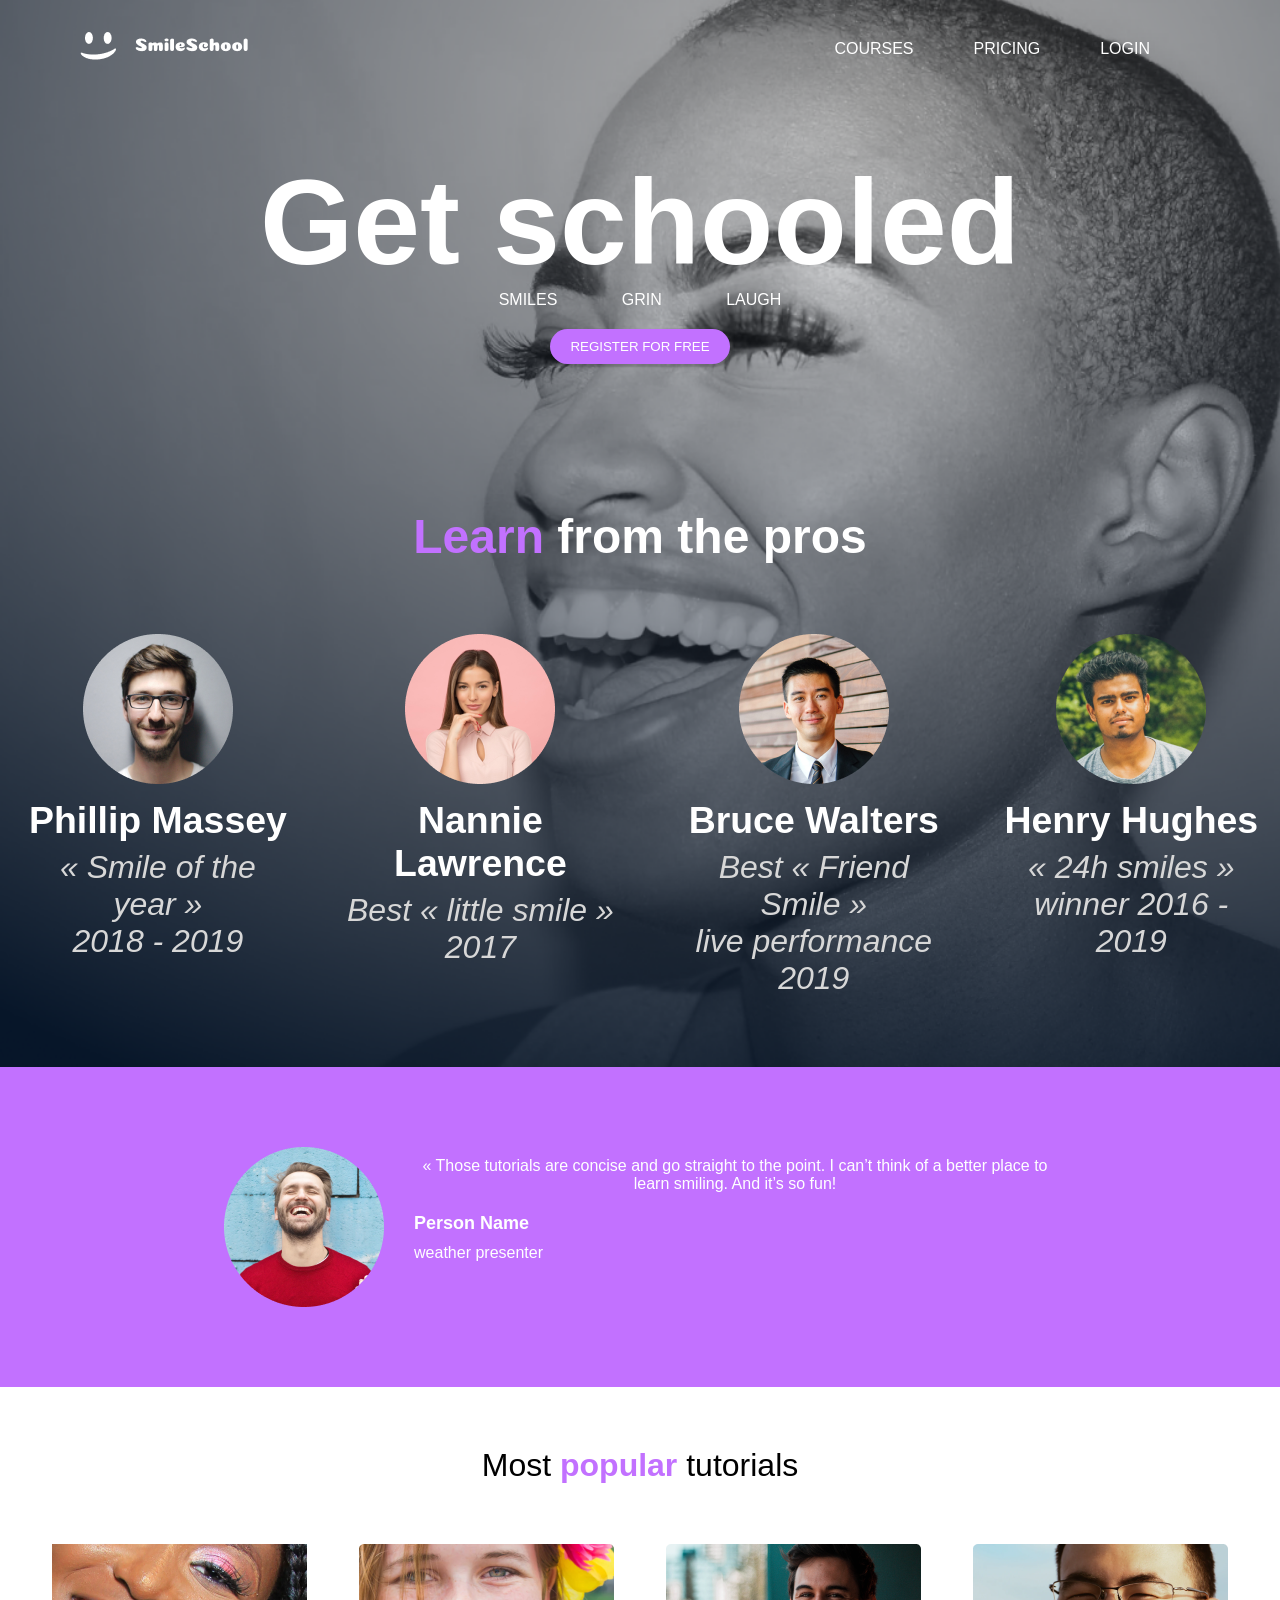
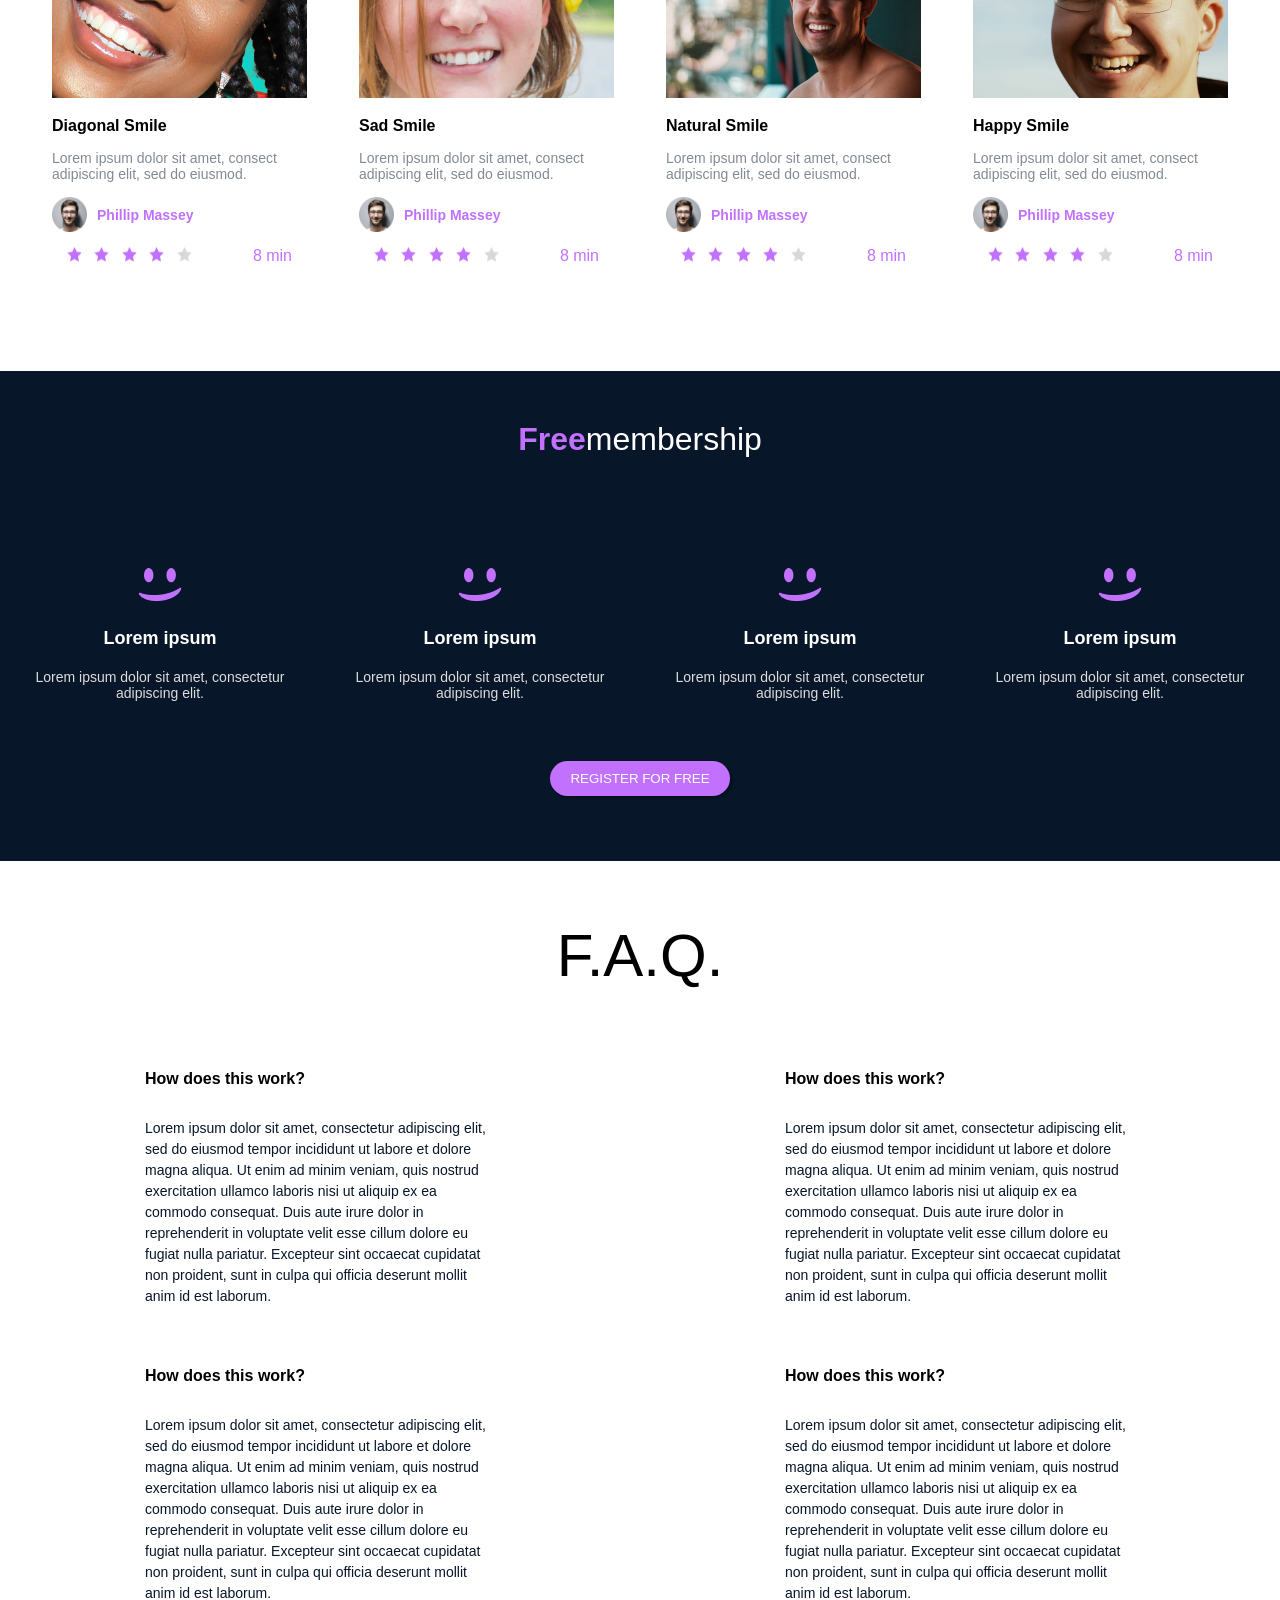
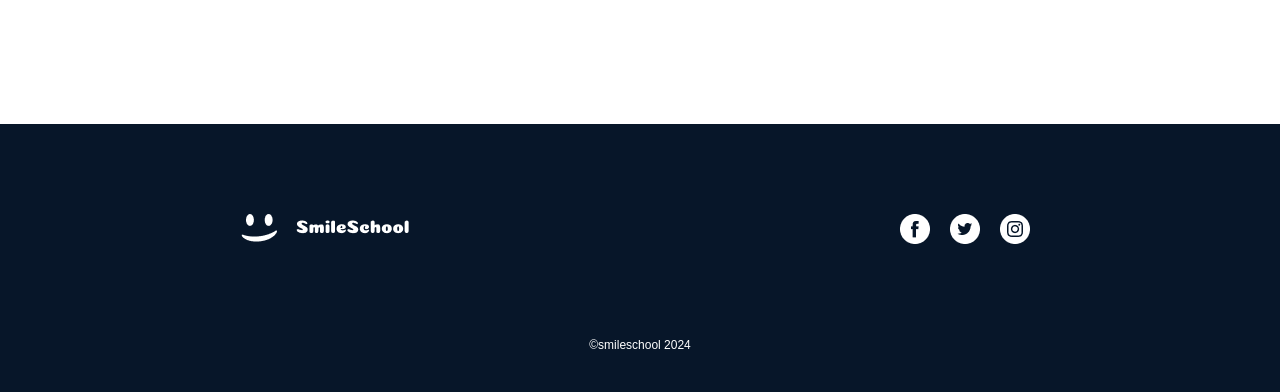
<file: css_advanced/index.html>
<!DOCTYPE html>
<html lang="en">
    <head>
        <meta charset="UTF-8" />
        <meta name="viewport" content="width=device-width, initial-scale=1.0" />
        <title>Document</title>
        <link rel="stylesheet" href="styles.css" />
    </head>
    <body>
        <header>
            <div>
                <a href="#"><img src="./images/logo.png" alt="" /></a>
                <div>
                    <a href="#">Courses</a>
                    <a href="#">Pricing</a>
                    <a href="#">Login</a>
                </div>
            </div>
        </header>

        <main>
            <section>
                <!-- Class "intro-section" for the first main section -->
                <div class="intro-section">
                    <h1>Get schooled</h1>
                    <p class="sub-title">Smiles Grin Laugh</p>
                    <button>Register for free</button>
                </div>
            
                <!-- Class "learning-section" for the second main section -->
                <div class="learning-section">
                    <h2><span>Learn</span> from the pros</h2>
                
            
                    <!-- Class "profile-container" for the container holding profiles -->
                    <div class="profile-container">
                        
                        <div class="profile">
                            <img src="./images/1.png" alt="Phillip Massey" />
                            <h3>Phillip Massey</h3>
                            <p>
                                « Smile of the year » <br />
                                2018 - 2019
                            </p>
                        </div>
            
                        <div class="profile">
                            <img src="./images/2.png" alt="Nannie Lawrence" />
                            <h3>Nannie Lawrence</h3>
                            <p>
                                Best « little smile » <br />
                                2017
                            </p>
                        </div>
            
                        <div class="profile">
                            <img src="./images/3.png" alt="Bruce Walters" />
                            <h3>Bruce Walters</h3>
                            <p>
                                Best « Friend Smile » <br />
                                live performance 2019
                            </p>
                        </div>
            
                        <div class="profile">
                            <img src="./images/4.png" alt="Henry Hughes" />
                            <h3>Henry Hughes</h3>
                            <p>
                                « 24h smiles » <br />
                                winner 2016 - 2019
                            </p>
                        </div>
                    </div>
                </div>
            </section>
            

            <section class="testimonial-section">
                <div class="testimonial-container">
                    <img src="./images/5.png" alt="Image" class="testimonial-image" />
                    <div class="testimonial-content">
                        <blockquote>
                            « Those tutorials are concise and go straight to the point. I can’t think of a better place to learn smiling. And it’s so fun!
                        </blockquote>
                        <p class="author">Person Name</p>
                        <p class="role">weather presenter</p>
                    </div>
                </div>
            </section>
            
            <section class="tutorial-section">
                <h1 class="section-title">Most <span class="highlight">popular</span> tutorials</h1>
            
                <div class="video-collection">
                    <!-- Video block -->
                    <div class="video-item">
                        <img src="./images/6.png" alt="Diagonal Smile" class="video-thumbnail" />
                        <h2 class="video-title">Diagonal Smile</h2>
                        <p class="video-description">
                            Lorem ipsum dolor sit amet, consect adipiscing elit, sed do eiusmod.
                        </p>
                        <!-- Block for Author -->
                        <div class="video-author">
                            <img src="./images/1.png" alt="Phillip Massey" class="author-image" />
                            <h3 class="author-name">Phillip Massey</h3>
                        </div>
                        <!-- Block for rating -->
                        <div class="video-rating">
                            <div class="stars">
                                <img src="./images/star.png" alt="Star" />
                                <img src="./images/star.png" alt="Star" />
                                <img src="./images/star.png" alt="Star" />
                                <img src="./images/star.png" alt="Star" />
                                <img src="./images/blank_star.png" alt="Star" />
                            </div>
                            <p class="duration">8 min</p>
                        </div>
                    </div>
            
                    
                    <!-- Video block -->
                    <div class="video-item">
                        <img src="./images/7.png" alt="Sad Smile" class="video-thumbnail" />
                        <h2 class="video-title">Sad Smile</h2>
                        <p class="video-description">
                            Lorem ipsum dolor sit amet, consect adipiscing elit, sed do eiusmod.
                        </p>
                        <!-- Block for Author -->
                        <div class="video-author">
                            <img src="./images/1.png" alt="Phillip Massey" class="author-image" />
                            <h3 class="author-name">Phillip Massey</h3>
                        </div>
                        <!-- Block for rating -->
                        <div class="video-rating">
                            <div class="stars">
                                <img src="./images/star.png" alt="Star" />
                                <img src="./images/star.png" alt="Star" />
                                <img src="./images/star.png" alt="Star" />
                                <img src="./images/star.png" alt="Star" />
                                <img src="./images/blank_star.png" alt="Star" />
                            </div>
                            <p class="duration">8 min</p>
                        </div>
                    </div>
            
                    <!--  video blocks -->
                    <div class="video-item">
                        <img src="./images/8.png" alt="Natural Smile" class="video-thumbnail" />
                        <h2 class="video-title">Natural Smile</h2>
                        <p class="video-description">
                            Lorem ipsum dolor sit amet, consect adipiscing elit, sed do eiusmod.
                        </p>
                        <div class="video-author">
                            <img src="./images/1.png" alt="Phillip Massey" class="author-image" />
                            <h3 class="author-name">Phillip Massey</h3>
                        </div>
                        <div class="video-rating">
                            <div class="stars">
                                <img src="./images/star.png" alt="Star" />
                                <img src="./images/star.png" alt="Star" />
                                <img src="./images/star.png" alt="Star" />
                                <img src="./images/star.png" alt="Star" />
                                <img src="./images/blank_star.png" alt="Star" />
                            </div>
                            <p class="duration">8 min</p>
                        </div>
                    </div>
            
                    <div class="video-item">
                        <img src="./images/9.png" alt="Happy Smile" class="video-thumbnail" />
                        <h2 class="video-title">Happy Smile</h2>
                        <p class="video-description">
                            Lorem ipsum dolor sit amet, consect adipiscing elit, sed do eiusmod.
                        </p>
                        <div class="video-author">
                            <img src="./images/1.png" alt="Phillip Massey" class="author-image" />
                            <h3 class="author-name">Phillip Massey</h3>
                        </div>
                        <div class="video-rating">
                            <div class="stars">
                                <img src="./images/star.png" alt="Star" />
                                <img src="./images/star.png" alt="Star" />
                                <img src="./images/star.png" alt="Star" />
                    <img src="./images/star.png" alt="Star" />
                    <img src="./images/blank_star.png" alt="Star" />
                </div>
                <p class="duration">8 min</p>
            </div>
        </div>
    </div>
</section>
            

            <!-- Membership section -->
<section class="membership-section">
    <h1 class="section-title"> <span class="highlight">Free</span>membership </h1>

    <div class="membership-container">
        <!-- Membership block -->
        <div class="membership-item">
            <img src="./images/smile.png" alt="Smile" class="membership-image" />
            <h2 class="membership-title">Lorem ipsum</h2>
            <p class="membership-description">
                Lorem ipsum dolor sit amet, consectetur adipiscing elit.
            </p>
        </div>

        <!--  membership blocks -->
        <div class="membership-item">
            <img src="./images/smile.png" alt="Smile" class="membership-image" />
            <h2 class="membership-title">Lorem ipsum</h2>
            <p class="membership-description">
                Lorem ipsum dolor sit amet, consectetur adipiscing elit.
            </p>
        </div>

        <div class="membership-item">
            <img src="./images/smile.png" alt="Smile" class="membership-image" />
            <h2 class="membership-title">Lorem ipsum</h2>
            <p class="membership-description">
                Lorem ipsum dolor sit amet, consectetur adipiscing elit.
            </p>
        </div>

        <div class="membership-item">
            <img src="./images/smile.png" alt="Smile" class="membership-image" />
            <h2 class="membership-title">Lorem ipsum</h2>
            <p class="membership-description">
                Lorem ipsum dolor sit amet, consectetur adipiscing elit.
            </p>
        </div>
    </div>

    <button class="register-button">REGISTER FOR FREE</button>
</section>

            <!-- FAQ Section -->
<section class="faq-section">
    <h1 class="faq-title">F.A.Q.</h1>

    <div class="faq-content">
        <!-- Row block -->
        <div class="faq-row">
            <!-- item block -->
            <div class="faq-item">
                <h2>How does this work?</h2>
                <p>
                    Lorem ipsum dolor sit amet, consectetur adipiscing elit, sed do eiusmod tempor
                    incididunt ut labore et dolore magna aliqua. Ut enim ad minim veniam, quis nostrud exercitation
                    ullamco laboris nisi ut aliquip ex ea commodo consequat. Duis aute irure dolor in
                    reprehenderit in voluptate velit esse cillum dolore eu fugiat nulla pariatur. Excepteur sint
                    occaecat cupidatat non proident, sunt in culpa qui officia deserunt mollit anim id est laborum.
                </p>
            </div>

            <!-- item block -->
            <div class="faq-item">
                <h2>How does this work?</h2>
                <p>
                    Lorem ipsum dolor sit amet, consectetur adipiscing elit, sed do eiusmod tempor
                    incididunt ut labore et dolore magna aliqua. Ut enim ad minim veniam, quis nostrud exercitation
                    ullamco laboris nisi ut aliquip ex ea commodo consequat. Duis aute irure dolor in
                    reprehenderit in voluptate velit esse cillum dolore eu fugiat nulla pariatur. Excepteur sint
                    occaecat cupidatat non proident, sunt in culpa qui officia deserunt mollit anim id est laborum.
                </p>
            </div>
        </div>

        <!-- Row block -->
        <div class="faq-row">
            <!-- item block -->
            <div class="faq-item">
                <h2>How does this work?</h2>
                <p>
                    Lorem ipsum dolor sit amet, consectetur adipiscing elit, sed do eiusmod tempor
                    incididunt ut labore et dolore magna aliqua. Ut enim ad minim veniam, quis nostrud exercitation
                    ullamco laboris nisi ut aliquip ex ea commodo consequat. Duis aute irure dolor in
                    reprehenderit in voluptate velit esse cillum dolore eu fugiat nulla pariatur. Excepteur sint
                    occaecat cupidatat non proident, sunt in culpa qui officia deserunt mollit anim id est laborum.
                </p>
            </div>

            <!-- item block -->
            <div class="faq-item">
                <h2>How does this work?</h2>
                <p>
                    Lorem ipsum dolor sit amet, consectetur adipiscing elit, sed do eiusmod tempor
                    incididunt ut labore et dolore magna aliqua. Ut enim ad minim veniam, quis nostrud exercitation
                    ullamco laboris nisi ut aliquip ex ea commodo consequat. Duis aute irure dolor in
                    reprehenderit in voluptate velit esse cillum dolore eu fugiat nulla pariatur. Excepteur sint
                    occaecat cupidatat non proident, sunt in culpa qui officia deserunt mollit anim id est laborum.
                </p>
            </div>
        </div>
    </div>
</section>

        </main>
        <footer class="site-footer">
            <div class="footer-content">
                <!-- Row block for logo and social media icons -->
                <div class="footer-row">
                    <!-- Logo block -->
                    <div class="footer-logo">
                        <img src="./images/logo.png" alt="Logo" />
                    </div>
        
                    <!-- Social media block -->
                    <div class="social-media-links">
                        <a href="#"><img src="./images/Facebook_White.png" alt="Facebook Logo" /></a>
                        <a href="#"><img src="./images/Twitter_White.png" alt="Twitter Logo" /></a>
                        <a href="#"><img src="./images/Instagram_White.png" alt="Instagram Logo" /></a>
                    </div>
                </div>
                <p class="copyright">©smileschool 2024</p>
            </div>
        </footer>
</file>
<file: css_advanced/styles.css>
/* DEPART sans marge*/
*{
    padding: 0;
    margin: 0;
    text-decoration: none;
    font-family: "Open Sans", sans-serif;
}

/* Global */ /* 1st task css advance */
body {
    background-image: url("./images/background.png");
    background-repeat: no-repeat;
    background-position: start top;
    background-size: cover;
    max-height: 150vh;
} 
/* Header */
header {
    text-transform: uppercase;
}
header div {
    color: white;
    display: flex;
    justify-content: space-between;
    align-items: center;
    padding: 20px 50px;
}
header div a {
    color: white;
    margin: 0 30px;
}
/* General Styles for the Section */
section {
    text-align: center;
}
/* Styles for the Intro Section */
.intro-section {
    margin: 55px 0;
   
}
.intro-section h1 {
    font-size: 120px;
    color: white;
}
.sub-title {
    text-transform: uppercase;
    color: white;
    word-spacing: 60px;
}
button {
    background-color: #c271ff;
    color: white;
    padding: 10px 20px;
    margin: 20px;
    border: 0;
    border-radius: 20px;
    text-transform: uppercase;
    box-shadow: 2px 2px 2px 1px rgba(0, 0, 0, 0.2);
}
/* Styles for the Learning Section */
/* Specific Styles for the 'Learning Section' */
.learning-section {
    padding-top: 70px;
    font-size: 32px;
    color: #fff;
}
/* Target the 'span' h2' */
.learning-section span {
    color: #c271ff;  
}
/* Flex container for profiles */
.profile-container {
    display: flex;
    justify-content: space-around;
    margin: 50px 0;
}

/* Style for individual profile blocks */
.profile {
    margin: 20px;
    display: block;
}
.profile h3 {
    font-weight: bold;
    color: white;
    margin: 0.45rem 0;
}
.profile p {
    color: rgb(215, 215, 215);
    font-style: italic;
}

/* 2nd task css advance */

/* Second section */
/* Styles for the Testimonial Section */
.testimonial-section {
    background-color: #c271ff;
    display: flex;
    justify-content: space-evenly;
    /* align-items: center; */
    padding: 80px 0;
}

.testimonial-container {
    color: white;
}

.testimonial-image {
    width: 160px;
    float: left;
    margin-right: 30px;
}

.testimonial-content blockquote {
    margin-top: 10px;
    
}


.author {
    font-weight: bold;
    font-size: large;
    margin: 20px 0px 10px 0; 
    display: flex;     
}

.role {
    display: flex;
}

/* question 4 styling for video list section*/

/* Styles for the Tutorial Section */
.tutorial-section {
    text-align: center;
    padding-bottom: 30px;
}

.section-title {
    font-size: 32px;
    font-weight: 300;
    margin: 60px; */
}

.section-title .highlight {
    font-weight: bold;
    color: #c271ff;
}

.video-collection {
    display: flex;
    justify-content: space-evenly;
    text-align: left;
}

.video-item {
    max-width: 255px;
}

.video-title {
    font-size: 16px;
    margin: 15px 0;
}

.video-description {
    color: #07162980;  /* Semi-transparent black */
    font-size: 14px;
   margin-bottom: 15px;
}

.video-author {
    display: flex;
    align-items: center;
}

.video-author .author-image {
    width: 35px;
}

.video-author .author-name {
    font-size: 14px;
    margin-left: 10px;
    color: #c271ff;
}

.video-rating {
    display: flex;
    margin: 15px;
    justify-content: space-between;
}

.video-rating .stars img {
    width: 15px;
    height: 15px;
    margin-right: 8px;
}

.video-rating .duration {
    color: #c271ff;
}

/* question 5 membership section styling*/


/* Styles for the Membership Section */
.membership-section {
    text-align: center;
    background-color: #071629;
    color: white;
    padding-bottom: 15px;
}

.membership-section .section-title {
    padding: 50px 0;
    font-weight: 300;
}

.membership-section .section-title .highlight {
    font-weight: bold;
    color: #c271ff;
}

.membership-section .membership-container {
    display: flex;
    justify-content: space-around;
}

.membership-section .membership-item {
    display: block;
    max-width: 257px;
}

.membership-section .membership-item .membership-image {
    text-align: center;
    margin: 0 auto; /*Centers the image in the membership item */
}

.membership-section .membership-item .membership-title {
    margin: 20px 0;
    font-size: 18px;
}

.membership-section .membership-item .membership-description {
    font-size: 14px;
    font-weight: 300;
    color: rgb(221, 221, 221);
}

.membership-section .register-button {
    margin: 60px auto 50px; /* Centers top and bottom margin */
    display: block; /*  button is a block-level element  */

}

/* 6 queston FAQ Section */ 

/* Styles for the FAQ Section sec 5*/
.faq-section {
    margin: 0 0 60px 0;
    text-align: center;
}

.faq-title {
    font-size: 60px;
    font-weight: 300;
    margin: 60px 0;
}

.faq-content {
    display: flex;
    justify-content: space-around;
}

.faq-row {
    display: float;
    justify-content: space-around;
}

.faq-item {
    text-align: left;
    max-width: 350px;
    margin-bottom: 60px;
}

.faq-item h2 {
    margin: 20px 0 30px 0;
    font-size: 16px;
    font-weight: 700;
}

.faq-item p {
    font-size: 14px;
    font-weight: 400;
    color: #071629;
    line-height: 1.5;
}

/* 7 question footer styling */ 

/* Footer */
/* Styles for the site footer */
.site-footer {
    background-color: #071629;  
    color: white;               
    text-align: center;        
}

/* Styles for the footer content that includes logo and social media links */
.footer-row {
    display: flex;
    justify-content: space-around; 
    padding: 90px 0;               
    text-align: center;            
}

/* Specific styles for the social media links section */
.social-media-links {
    display: flex;  /* Display links in a row */
}

/* Styling individual social media links */
.social-media-links a {
    margin: 0 10px;  /* Space between links */
}

/* Styles for the copyright text at the bottom */
.footer-content p {
    text-align: center;           
    color: white;                 
    font-size: 12px;              
    font-weight: 400;             
    padding-bottom: 40px;         
}
</file>
